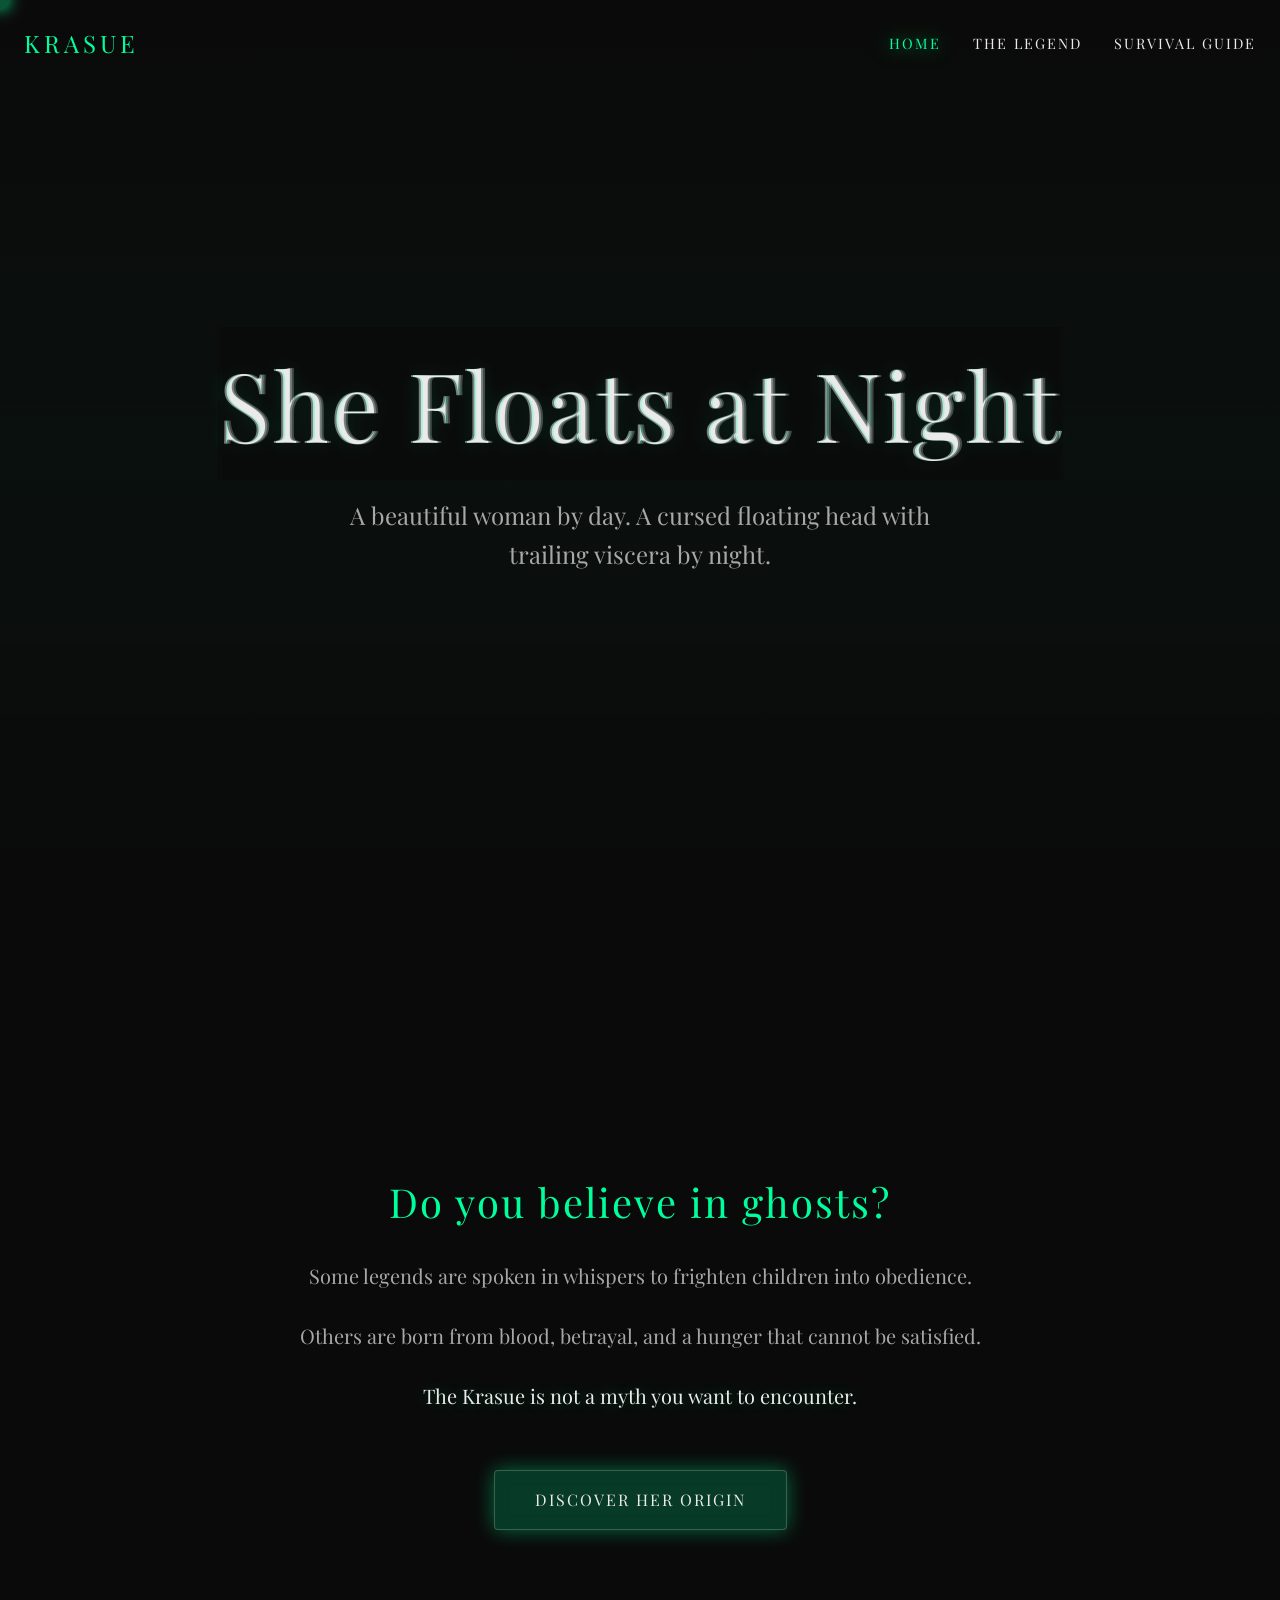
<file: index.html>
<!DOCTYPE html>
<html lang="en">

<head>
  <meta charset="UTF-8">
  <meta name="viewport" content="width=device-width, initial-scale=1.0">
  <title>Krasue: The Floating Curse</title>
  <link rel="preconnect" href="https://fonts.googleapis.com">
  <link rel="preconnect" href="https://fonts.gstatic.com" crossorigin>
  <link
    href="https://fonts.googleapis.com/css2?family=Cinzel:wght@400;700&family=Inter:wght@300;400;600&family=Playfair+Display:ital,wght@0,400;0,700;1,400&display=swap"
    rel="stylesheet">
  <link rel="stylesheet" href="css/main.css">
</head>

<body>

  <nav>
    <a href="index.html" class="logo">KRASUE</a>
    <div class="hamburger">
      <span></span>
      <span></span>
      <span></span>
    </div>
    <ul class="nav-links">
      <li><a href="index.html" class="active">Home</a></li>
      <li><a href="legend.html">The Legend</a></li>
      <li><a href="guide.html">Survival Guide</a></li>
    </ul>
  </nav>

  <section class="hero">
    <div class="fog"></div>
    <h1 class="glitch-text" data-text="She Floats at Night">She Floats at Night</h1>
    <p class="tagline">A beautiful woman by day. A cursed floating head with trailing viscera by night.</p>
  </section>

  <section class="teaser-section">
    <div class="teaser-content">
      <h2 class="reveal delay-1">Do you believe in ghosts?</h2>
      <p class="reveal delay-2">Some legends are spoken in whispers to frighten children into obedience.</p>
      <p class="reveal delay-3">Others are born from blood, betrayal, and a hunger that cannot be satisfied.</p>
      <p class="reveal delay-4 glow-text">The Krasue is not a myth you want to encounter.</p>
      <div class="reveal delay-4">
        <a href="legend.html" class="btn-outline">Discover Her Origin</a>
      </div>
    </div>
  </section>

  <script src="js/main.js"></script>
</body>

</html>
</file>
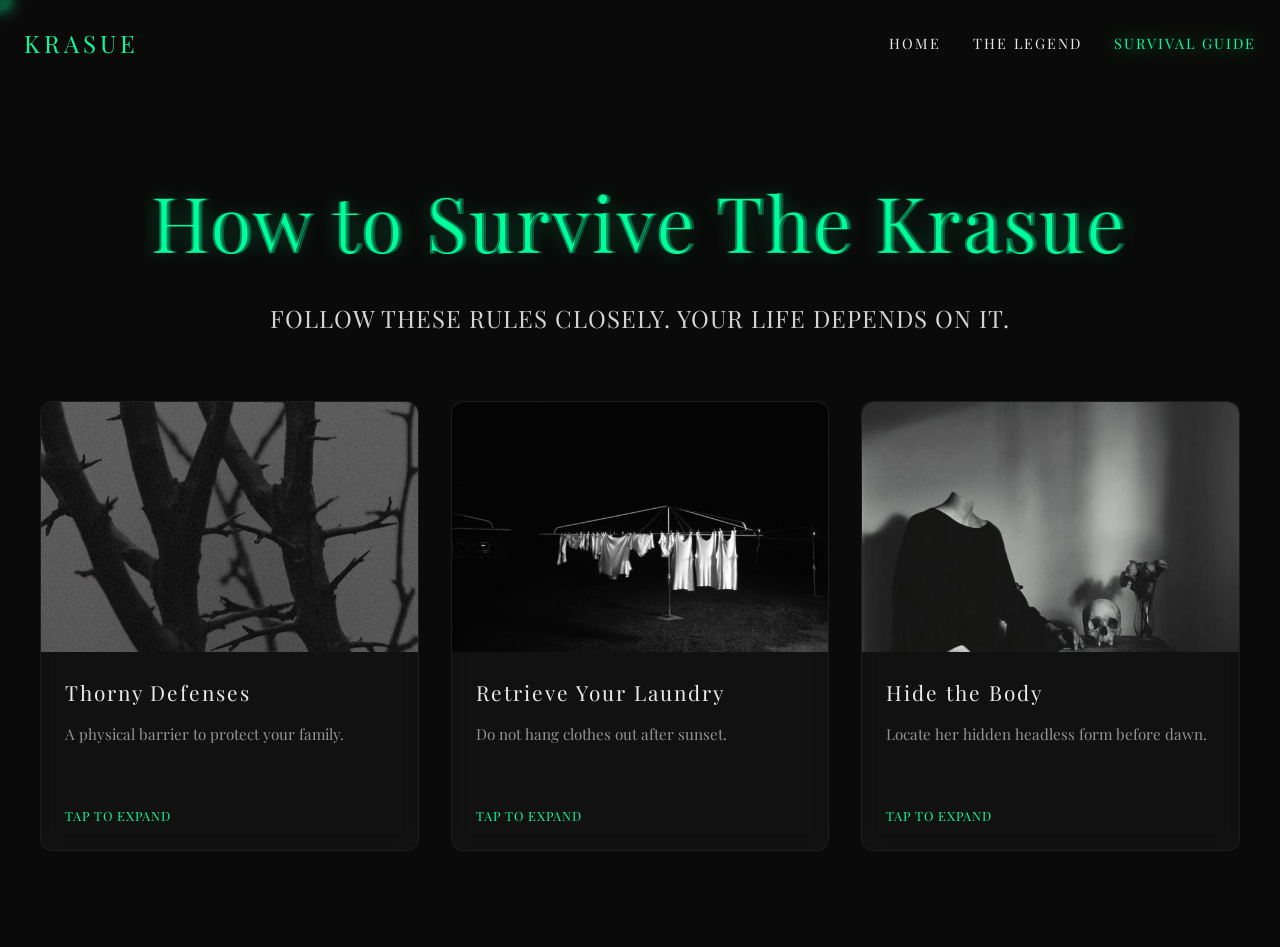
<file: guide.html>
<!DOCTYPE html>
<html lang="en">
<head>
  <meta charset="UTF-8">
  <meta name="viewport" content="width=device-width, initial-scale=1.0">
  <title>Survival Guide | Krasue: The Floating Curse</title>
  <link rel="preconnect" href="https://fonts.googleapis.com">
  <link rel="preconnect" href="https://fonts.gstatic.com" crossorigin>
  <link href="https://fonts.googleapis.com/css2?family=Cinzel:wght@400;700&family=Inter:wght@300;400;600&family=Playfair+Display:ital,wght@0,400;0,700;1,400&display=swap" rel="stylesheet">
  <link rel="stylesheet" href="css/main.css">
</head>
<body>
  
  <nav>
    <a href="index.html" class="logo">KRASUE</a>
    <div class="hamburger">
      <span></span>
      <span></span>
      <span></span>
    </div>
    <ul class="nav-links">
      <li><a href="index.html">Home</a></li>
      <li><a href="legend.html">The Legend</a></li>
      <li><a href="guide.html" class="active">Survival Guide</a></li>
    </ul>
  </nav>

  <section>
    <div class="guide-intro">
      <h2 class="glitch-text" data-text="How to Survive The Krasue">How to Survive The Krasue</h2>
      <p>Follow these rules closely. Your life depends on it.</p>
    </div>
    
    <div class="cards-container reveal">
      
      <div class="survival-card" data-details="The most effective way to repel a Krasue is by scattering thorny branches, like those from a bamboo or jujube tree, around your home and beneath windows. Her dangling intestines will become tangled in the thorns, causing her excruciating pain and preventing her from escaping before sunrise.">
        <div class="card-img-wrapper">
          <img src="img/branches.jpg" alt="Thorny branches">
        </div>
        <div class="card-content">
          <h3>Thorny Defenses</h3>
          <p class="teaser">A physical barrier to protect your family.</p>
          <span class="tap-to-expand">Tap to Expand</span>
        </div>
      </div>

      <div class="survival-card" data-details="Never leave your brightly colored laundry or undergarments hanging outside to dry overnight. The Krasue habitually uses them to wipe her foul, blood-stained mouth after a feeding. This brings misfortune and disease into your home.">
        <div class="card-img-wrapper">
          <img src="img/cloth.jpg" alt="Night laundry">
        </div>
        <div class="card-content">
          <h3>Retrieve Your Laundry</h3>
          <p class="teaser">Do not hang clothes out after sunset.</p>
          <span class="tap-to-expand">Tap to Expand</span>
        </div>
      </div>

      <div class="survival-card" data-details="To permanently destroy a Krasue, you must locate her headless body before she returns from hunting. If you hide or destroy her body, or place it backwards, her head cannot reattach, and she will burn into nothingness at the touch of sunlight.">
        <div class="card-img-wrapper">
          <img src="img/headless.jpg" alt="Dark silhouette body">
        </div>
        <div class="card-content">
          <h3>Hide the Body</h3>
          <p class="teaser">Locate her hidden headless form before dawn.</p>
          <span class="tap-to-expand">Tap to Expand</span>
        </div>
      </div>

    </div>
  </section>

  <!-- Expanded Card  -->
  <div class="modal">
    <div class="modal-content">
      <button class="close-btn">&times;</button>
      <h3></h3>
      <div class="modal-content-details"></div>
    </div>
  </div>

  <script src="js/main.js"></script>
</body>
</html>
</file>
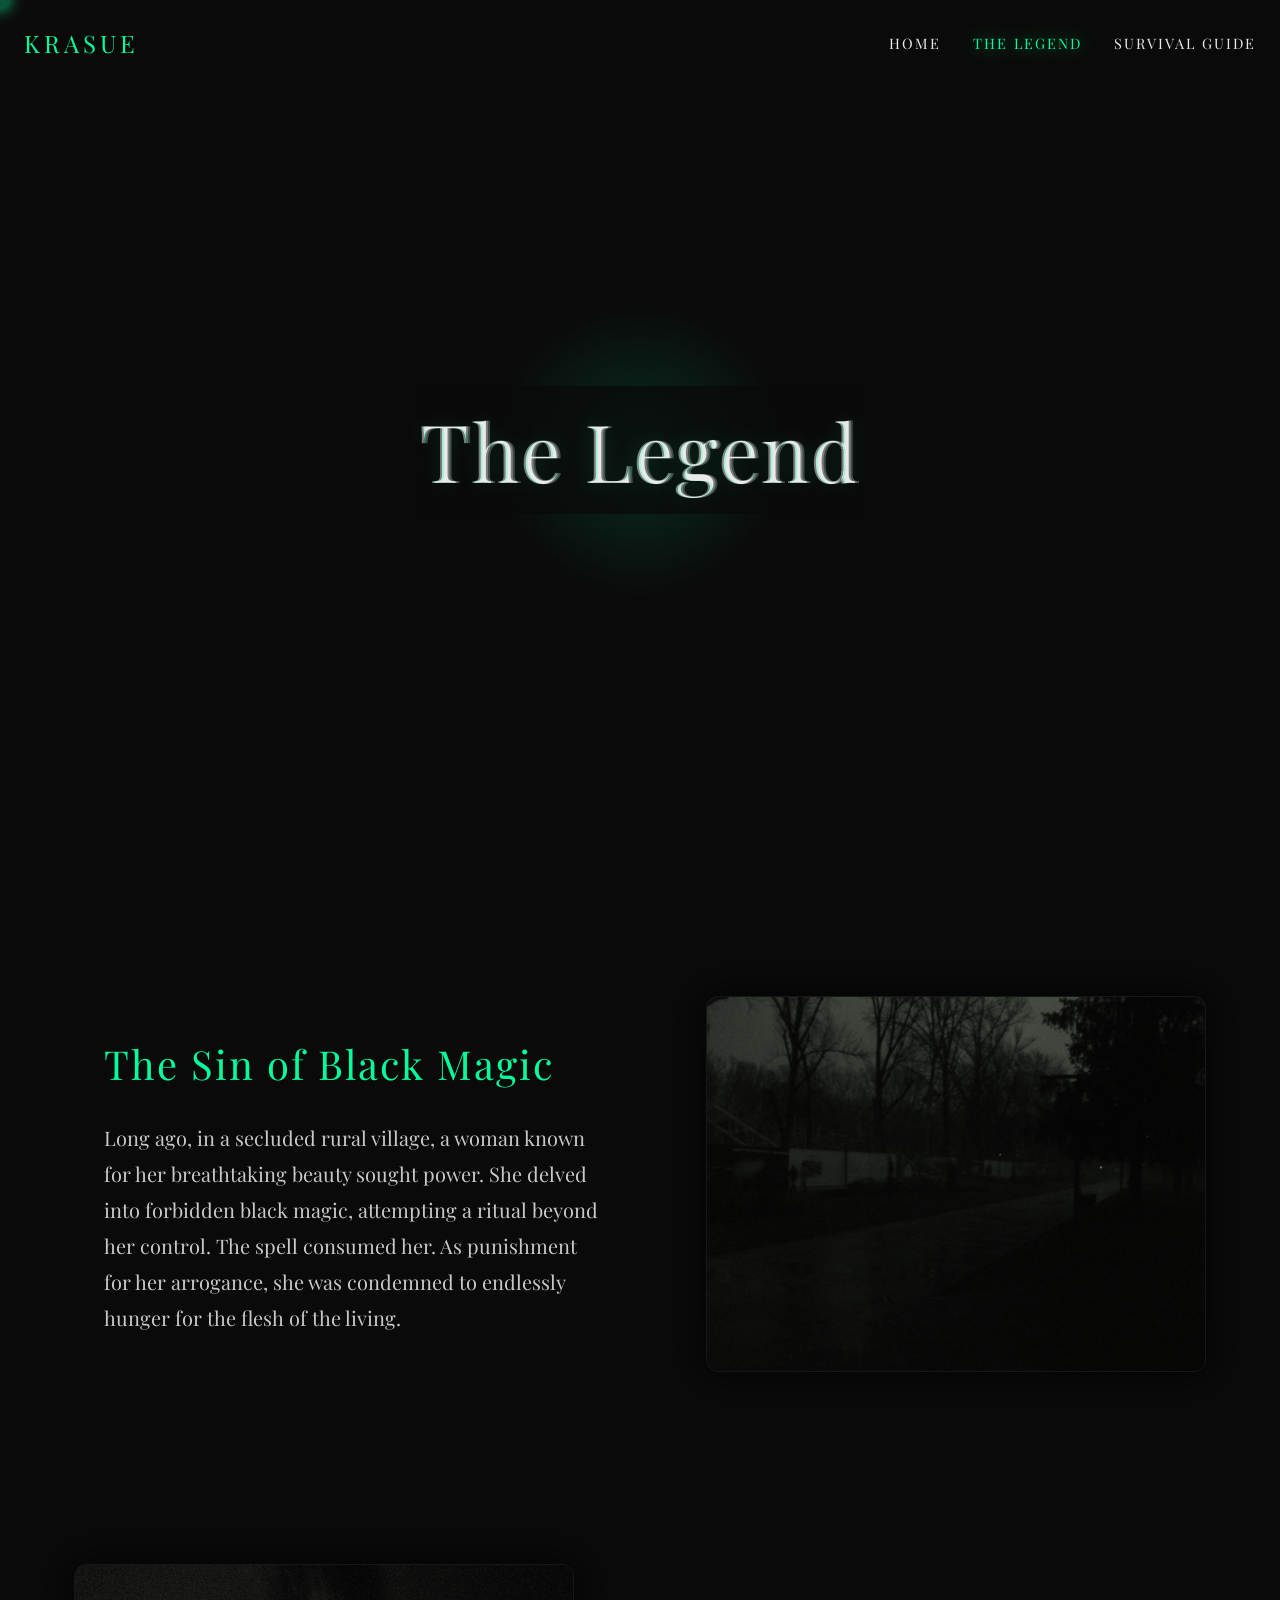
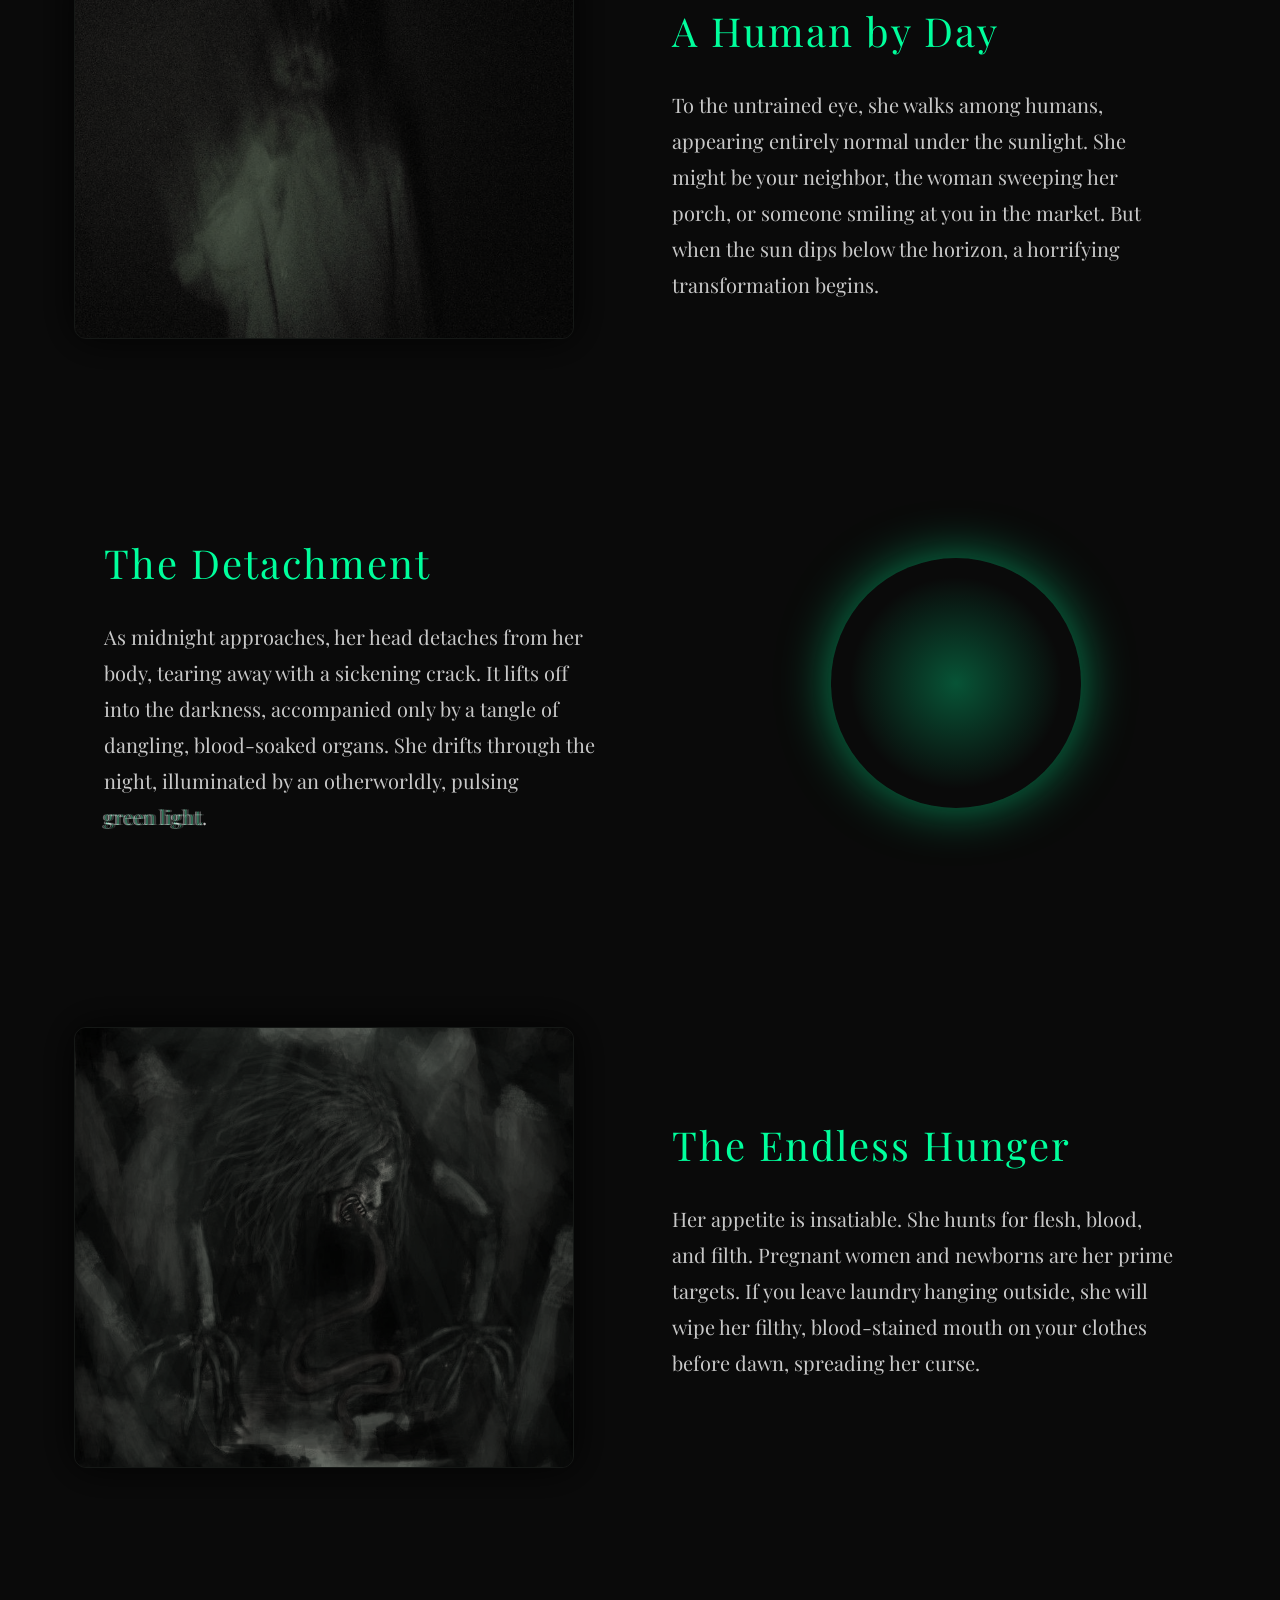
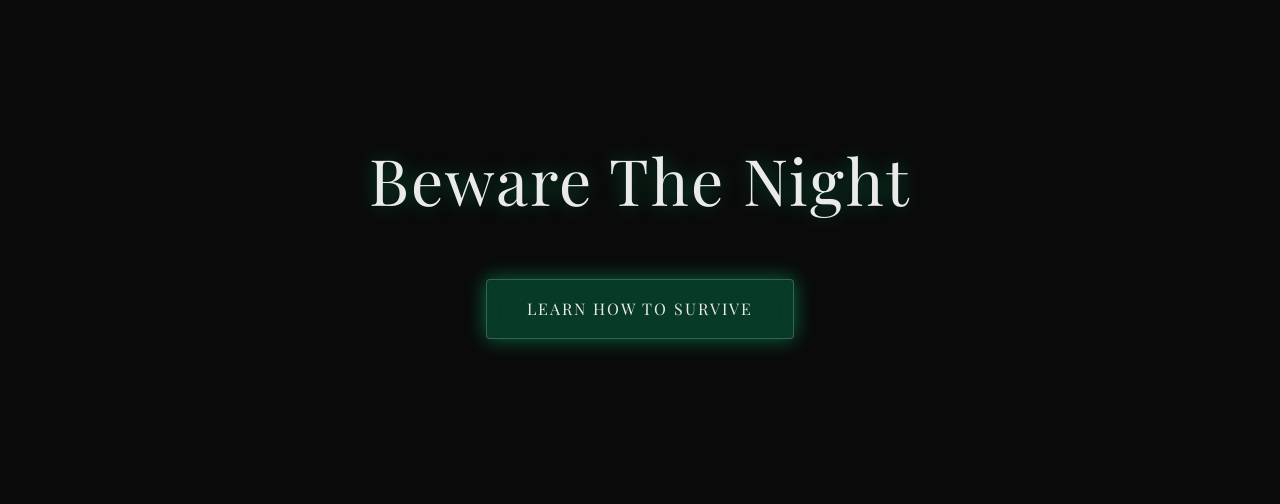
<file: legend.html>
<!DOCTYPE html>
<html lang="en">
<head>
  <meta charset="UTF-8">
  <meta name="viewport" content="width=device-width, initial-scale=1.0">
  <title>The Legend | Krasue: The Floating Curse</title>
  <link rel="preconnect" href="https://fonts.googleapis.com">
  <link rel="preconnect" href="https://fonts.gstatic.com" crossorigin>
  <link href="https://fonts.googleapis.com/css2?family=Cinzel:wght@400;700&family=Inter:wght@300;400;600&family=Playfair+Display:ital,wght@0,400;0,700;1,400&display=swap" rel="stylesheet">
  <link rel="stylesheet" href="css/main.css">
</head>
<body>
  
  <nav>
    <a href="index.html" class="logo">KRASUE</a>
    <div class="hamburger">
      <span></span>
      <span></span>
      <span></span>
    </div>
    <ul class="nav-links">
      <li><a href="index.html">Home</a></li>
      <li><a href="legend.html" class="active">The Legend</a></li>
      <li><a href="guide.html">Survival Guide</a></li>
    </ul>
  </nav>

  <section class="legend-hero">
    <div class="krasue-glow large"></div>
    <h1 class="glitch-text" data-text="The Legend">The Legend</h1>
  </section>

  <section class="legend-narrative">
    <div class="narrative-block">
      <div class="narrative-text reveal delay-1">
        <h2>The Sin of Black Magic</h2>
        <p>Long ago, in a secluded rural village, a woman known for her breathtaking beauty sought power. She delved into forbidden black magic, attempting a ritual beyond her control. The spell consumed her. As punishment for her arrogance, she was condemned to endlessly hunger for the flesh of the living.</p>
      </div>
      <div class="narrative-image reveal delay-3">
        <img src="img/village.jpg" alt="Horror forest at night">
      </div>
    </div>

    <div class="narrative-block reverse">
      <div class="narrative-text reveal delay-1">
        <h2>A Human by Day</h2>
        <p>To the untrained eye, she walks among humans, appearing entirely normal under the sunlight. She might be your neighbor, the woman sweeping her porch, or someone smiling at you in the market. But when the sun dips below the horizon, a horrifying transformation begins.</p>
      </div>
      <div class="narrative-image reveal delay-3">
        <img src="img/woman.jpg" alt="Mysterious woman">
      </div>
    </div>

    <div class="narrative-block">
      <div class="narrative-text reveal delay-1">
        <h2>The Detachment</h2>
        <p>As midnight approaches, her head detaches from her body, tearing away with a sickening crack. It lifts off into the darkness, accompanied only by a tangle of dangling, blood-soaked organs. She drifts through the night, illuminated by an otherworldly, pulsing <span class="glitch-text" data-text="green light">green light</span>.</p>
      </div>
      <div class="narrative-image reveal delay-3">
        <div class="krasue-glow small"></div>
      </div>
    </div>

    <div class="narrative-block reverse">
      <div class="narrative-text reveal delay-1">
        <h2>The Endless Hunger</h2>
        <p>Her appetite is insatiable. She hunts for flesh, blood, and filth. Pregnant women and newborns are her prime targets. If you leave laundry hanging outside, she will wipe her filthy, blood-stained mouth on your clothes before dawn, spreading her curse.</p>
      </div>
      <div class="narrative-image reveal delay-3">
        <img src="img/food.jpg" alt="Creepy clothes hanging">
      </div>
    </div>
  </section>

  <section class="finale">
  <div class="finale-content">
    <h2 class="reveal delay-1">Beware The Night</h2>
    <a href="guide.html" class="btn-outline reveal delay-2">Learn How to Survive</a>
  </div>
</section>

  <script src="js/main.js"></script>
</body>
</html>
</file>
<file: css/main.css>
@keyframes fade-in {
  from {
    opacity: 0;
    transform: translateY(20px);
  }
  to {
    opacity: 1;
    transform: translateY(0);
  }
}
@keyframes float {
  0% {
    transform: translateY(0);
  }
  50% {
    transform: translateY(-20px);
  }
  100% {
    transform: translateY(0);
  }
}
@keyframes pulse {
  0% {
    transform: scale(1);
    opacity: 0.6;
  }
  50% {
    transform: scale(1.3);
    opacity: 1;
  }
  100% {
    transform: scale(1);
    opacity: 0.6;
  }
}
@keyframes flicker {
  0%, 19%, 22%, 63%, 65%, 70%, 100% {
    opacity: 1;
    text-shadow: 0 0 8px rgba(0, 255, 156, 0.6);
  }
  19.5%, 21.9%, 63.5%, 64.9%, 66%, 69% {
    opacity: 0.2;
    text-shadow: none;
  }
}
@keyframes glowPulse {
  0%, 100% {
    box-shadow: 0 0 10px rgba(0, 255, 156, 0.3);
  }
  50% {
    box-shadow: 0 0 35px rgba(0, 255, 156, 0.9);
  }
}
@keyframes glitch-anim {
  0% {
    clip-path: inset(10% 0 80% 0);
  }
  20% {
    clip-path: inset(80% 0 5% 0);
  }
  40% {
    clip-path: inset(40% 0 40% 0);
  }
  60% {
    clip-path: inset(60% 0 10% 0);
  }
  80% {
    clip-path: inset(20% 0 60% 0);
  }
  100% {
    clip-path: inset(0 0 90% 0);
  }
}
@keyframes glitch-trigger {
  0%, 80%, 100% {
    opacity: 0;
  }
  92%, 98% {
    opacity: 0.5;
  }
}
.reveal {
  opacity: 0;
  transform: translateY(50px);
  transition: all 1s ease-in-out;
}
.reveal.active {
  opacity: 1;
  transform: translateY(0);
}

* {
  margin: 0;
  padding: 0;
  box-sizing: border-box;
  cursor: none;
}

body {
  background-color: #0a0a0a;
  color: #eaeaea;
  font-family: "Playfair Display", serif;
  line-height: 1.6;
  overflow-x: hidden;
}

h1,
h2,
h3,
h4,
h5,
h6 {
  font-family: "Playfair Display", serif;
  font-weight: 400;
  letter-spacing: 2px;
}

a {
  color: inherit;
  text-decoration: none;
}

.custom-cursor {
  display: none;
}

@media (min-width: 768px) {
  .custom-cursor {
    display: block;
    position: fixed;
    top: 0;
    left: 0;
    width: 20px;
    height: 20px;
    border-radius: 50%;
    background: rgba(0, 255, 156, 0.3);
    pointer-events: none;
    z-index: 9999;
    transform: translate(-50%, -50%);
    transition: transform 0.1s ease-out;
    mix-blend-mode: screen;
    box-shadow: 0 0 15px rgba(0, 255, 156, 0.8);
  }
  .custom-cursor.hovering {
    transform: translate(-50%, -50%) scale(2);
    background: rgba(0, 255, 156, 0.1);
    box-shadow: 0 0 30px rgb(0, 255, 156);
  }
}
@media (min-width: 768px) {
  * {
    cursor: none;
  }
}
/*Navigation*/
nav {
  position: fixed;
  top: 0;
  width: 100%;
  padding: 1.5rem;
  z-index: 2000;
  display: flex;
  justify-content: space-between;
  align-items: center;
}
nav .logo {
  font-family: "Playfair Display", serif;
  font-size: 24px;
  color: #00ff9c;
  letter-spacing: 4px;
  animation: flicker 4s infinite;
  z-index: 2001;
}
nav .hamburger {
  display: flex;
  flex-direction: column;
  gap: 5px;
  z-index: 2001;
}
nav .hamburger span {
  width: 30px;
  height: 2px;
  background-color: #00ff9c;
  transition: all 0.3s ease;
}
nav .hamburger.active span:nth-child(1) {
  transform: translateY(7px) rotate(45deg);
}
nav .hamburger.active span:nth-child(2) {
  opacity: 0;
}
nav .hamburger.active span:nth-child(3) {
  transform: translateY(-7px) rotate(-45deg);
}
nav .nav-links {
  position: fixed;
  top: 0;
  left: 0;
  width: 100%;
  height: 100vh;
  background: rgba(10, 10, 10, 0.98);
  display: flex;
  flex-direction: column;
  justify-content: center;
  align-items: center;
  gap: 2rem;
  transform: translateY(-100%);
  transition: transform 0.5s ease-in-out;
  list-style: none;
  z-index: 2000;
  pointer-events: none;
}
nav .nav-links.active {
  transform: translateY(0);
  pointer-events: auto;
}
nav .nav-links a {
  font-size: 24px;
  text-transform: uppercase;
  letter-spacing: 4px;
  transition: color 0.4s ease;
}
nav .nav-links a.active {
  color: #00ff9c;
  text-shadow: 0 0 20px rgba(0, 255, 156, 0.8);
}
@media (min-width: 768px) {
  nav .hamburger {
    display: none;
  }
  nav .nav-links,
  nav .nav-links.active {
    position: static;
    height: auto;
    width: auto;
    background: transparent;
    flex-direction: row;
    transform: translateY(0);
    gap: 2rem;
    pointer-events: auto;
  }
  nav .nav-links a,
  nav .nav-links.active a {
    font-size: 0.9rem;
    letter-spacing: 2px;
  }
  nav .nav-links a:hover, nav .nav-links a.active,
  nav .nav-links.active a:hover,
  nav .nav-links.active a.active {
    color: #00ff9c;
    text-shadow: 0 0 20px rgba(0, 255, 156, 0.8);
  }
}

/*Sections - Base*/
section {
  min-height: 100vh;
  padding: 6rem 1.5rem 3rem;
  display: flex;
  flex-direction: column;
  justify-content: center;
  position: relative;
}
@media (min-width: 768px) {
  section {
    padding: 6rem 2rem;
  }
}

/*Home Page*/
.hero {
  height: 100vh;
  display: flex;
  justify-content: center;
  align-items: center;
  flex-direction: column;
  text-align: center;
  position: relative;
  overflow: hidden;
  padding: 3rem;
}
.hero .fog {
  position: absolute;
  top: 0;
  left: 0;
  width: 200%;
  height: 100%;
  background: linear-gradient(0deg, rgba(10, 10, 10, 0) 0%, rgba(0, 255, 156, 0.03) 50%, rgba(10, 10, 10, 0) 100%);
  opacity: 0.8;
  animation: float 10s infinite linear alternate, flicker 8s infinite alternate;
  pointer-events: none;
}
.hero h1 {
  font-size: clamp(2.5rem, 8vw, 6rem);
  color: #eaeaea;
  margin-bottom: 1rem;
  opacity: 0;
  animation: fade-in 2s ease-in-out forwards 0.5s;
  text-shadow: 0 0 20px rgba(0, 255, 156, 0.2);
  z-index: 10;
}
.hero .tagline {
  font-size: clamp(1rem, 3vw, 1.5rem);
  color: rgba(234, 234, 234, 0.7);
  max-width: 600px;
  opacity: 0;
  animation: fade-in 2s ease-in-out forwards 1.5s;
  z-index: 10;
}

/*Teaser Section*/
.teaser-section {
  text-align: center;
  position: relative;
  z-index: 10;
}
.teaser-section .teaser-content {
  max-width: 800px;
  margin: 0 auto;
  padding: 0 2rem;
  display: flex;
  flex-direction: column;
  gap: 1.5rem;
}
.teaser-section .teaser-content h2 {
  font-size: clamp(2rem, 5vw, 2.5rem);
  color: #00ff9c;
}
.teaser-section .teaser-content p {
  font-size: clamp(1rem, 3vw, 1.25rem);
  color: rgba(234, 234, 234, 0.7);
  line-height: 1.8;
}
.teaser-section .teaser-content .glow-text {
  color: #eaeaea;
  text-shadow: 0 0 15px rgba(0, 255, 156, 0.3);
}

.btn-outline {
  margin-top: 2rem;
  display: inline-block;
  padding: 1rem 2rem;
  font-size: 0.9rem;
  font-weight: 400;
  color: #eaeaea;
  font-family: "Playfair Display", serif;
  text-transform: uppercase;
  letter-spacing: 2px;
  border-radius: 4px;
  transition: all 0.4s ease;
  background: rgba(0, 255, 156, 0.2);
  backdrop-filter: blur(10px);
  border: 1px solid rgba(255, 255, 255, 0.2);
  box-shadow: 0 0 20px rgba(0, 255, 156, 0.4);
  animation: glowPulse 2.5s ease-in-out infinite;
}
@media (min-width: 768px) {
  .btn-outline {
    padding: 1rem 2.5rem;
    font-size: 1rem;
  }
}
.btn-outline:hover {
  animation: none;
  box-shadow: 0 0 20px rgba(0, 255, 156, 0.4);
  color: #00ff9c;
  background-color: #0a0a0a;
  cursor: none;
}

.legend-hero {
  height: 60vh;
  display: flex;
  justify-content: center;
  align-items: center;
  flex-direction: column;
  position: relative;
  overflow: hidden;
  text-align: center;
  padding: 2rem;
}
.legend-hero .krasue-glow.large {
  animation: float 6s infinite ease-in-out, pulse 4s ease-in-out infinite;
  position: absolute;
  width: 300px;
  height: 300px;
  background: radial-gradient(circle, rgba(0, 255, 156, 0.15) 0%, transparent 70%);
  border-radius: 50%;
  pointer-events: none;
}
.legend-hero h1 {
  opacity: 0;
  animation: fade-in 2s ease-in-out forwards 0.5s;
  font-size: clamp(3rem, 8vw, 5rem);
  text-shadow: 0 0 20px rgba(0, 255, 156, 0.2);
  z-index: 10;
}

.legend-narrative {
  padding: 4rem 2.5rem;
  max-width: 1200px;
  margin: 0 auto;
  display: flex;
  flex-direction: column;
  gap: 6rem;
}
@media (min-width: 768px) {
  .legend-narrative {
    padding: 6rem 2rem;
    gap: 12rem;
  }
}

.narrative-block {
  display: flex;
  flex-direction: column;
  gap: 2rem;
  align-items: center;
}
.narrative-block .narrative-text {
  flex: 1;
}
.narrative-block .narrative-text h2 {
  font-size: clamp(2rem, 4vw, 2.5rem);
  color: #00ff9c;
  margin-bottom: 1.5rem;
}
.narrative-block .narrative-text p {
  font-size: clamp(1rem, 2vw, 1.25rem);
  color: rgba(234, 234, 234, 0.85);
  line-height: 1.8;
}
.narrative-block .narrative-image {
  flex: 1;
  display: flex;
  justify-content: center;
  position: relative;
  width: 100%;
}
.narrative-block .narrative-image img {
  width: 100%;
  max-width: 500px;
  height: auto;
  border-radius: 12px;
  box-shadow: 0 0 40px rgba(0, 0, 0, 0.9);
  border: 1px solid rgba(0, 255, 156, 0.1);
  transition: all 0.5s ease;
}
.narrative-block .narrative-image .krasue-glow.small {
  width: 150px;
  height: 150px;
  background: radial-gradient(circle, rgba(0, 255, 156, 0.3) 0%, transparent 60%);
  border-radius: 50%;
  animation: float 4s infinite ease-in-out;
  box-shadow: 0 0 50px rgba(0, 255, 156, 0.5);
  margin-top: 2rem;
}
@media (min-width: 768px) {
  .narrative-block .narrative-image .krasue-glow.small {
    margin-top: 0;
    width: 250px;
    height: 250px;
  }
}
@media (min-width: 768px) {
  .narrative-block {
    flex-direction: row;
    gap: 4rem;
    text-align: left;
  }
  .narrative-block.reverse {
    flex-direction: row-reverse;
  }
  .narrative-block .narrative-text {
    padding: 0 2rem;
  }
  .narrative-block img {
    filter: grayscale(80%) sepia(20%) brightness(0.7);
  }
  .narrative-block img:hover {
    filter: grayscale(10%) sepia(0%) brightness(1);
    box-shadow: 0 0 30px rgba(0, 255, 156, 0.3);
    transform: scale(1.02);
  }
}

.finale {
  min-height: 60vh;
}
.finale .finale-content {
  text-align: center;
  max-width: 800px;
  margin: 0 auto;
  padding: 2rem;
}
.finale h2 {
  font-size: clamp(2.5rem, 6vw, 4rem);
  margin-bottom: 1rem;
  text-shadow: 0 0 20px rgba(0, 255, 156, 0.3);
}

.guide-intro {
  text-align: center;
  margin-top: 4rem;
  margin-bottom: 4rem;
  max-width: 1200px;
  margin-left: auto;
  margin-right: auto;
}
.guide-intro h2 {
  opacity: 0;
  font-size: clamp(3rem, 6vw, 5rem);
  text-shadow: 0 0 20px rgba(0, 255, 156, 0.4);
  margin-bottom: 1rem;
  color: #00ff9c;
  animation: fade-in 2s ease-in-out forwards 0.5s;
}
.guide-intro p {
  opacity: 0;
  font-size: clamp(1.2rem, 3vw, 1.5rem);
  color: rgba(234, 234, 234, 0.9);
  letter-spacing: 1px;
  text-transform: uppercase;
  animation: fade-in 2s ease-in-out forwards 1s;
}

/*Survival Guide Page*/
.cards-container {
  display: grid;
  padding: 0 1.2rem;
  grid-template-columns: 1fr;
  gap: 2rem;
  width: 100%;
  max-width: 1200px;
  margin: 0 auto;
}
@media (min-width: 768px) {
  .cards-container {
    grid-template-columns: repeat(3, 1fr);
    gap: 2rem;
    padding: 0;
  }
}

.survival-card {
  background: rgba(255, 255, 255, 0.03);
  backdrop-filter: blur(10px);
  border: 1px solid rgba(255, 255, 255, 0.05);
  border-radius: 12px;
  position: relative;
  overflow: hidden;
  transition: all 0.5s ease;
  height: auto;
  min-height: 450px;
  display: flex;
  flex-direction: column;
}
.survival-card .card-img-wrapper {
  width: 100%;
  height: 250px;
  overflow: hidden;
  position: relative;
}
.survival-card .card-img-wrapper img {
  width: 100%;
  height: 100%;
  object-fit: cover;
  filter: grayscale(80%) hue-rotate(80deg);
  transition: transform 0.6s ease, filter 0.6s ease;
  border-radius: 12px 12px 0 0;
}
.survival-card .card-content {
  padding: 1.5rem;
  display: flex;
  flex-direction: column;
  flex: 1;
  position: relative;
  z-index: 2;
}
.survival-card::before {
  content: "";
  position: absolute;
  top: 0;
  left: 0;
  width: 100%;
  height: 100%;
  background: radial-gradient(circle at center, rgba(0, 255, 156, 0.1) 0%, transparent 70%);
  opacity: 0;
  transition: opacity 0.5s ease;
  z-index: 1;
  pointer-events: none;
}
.survival-card:hover {
  transform: translateY(-5px);
  border-color: rgba(0, 255, 156, 0.8);
  box-shadow: 0 10px 30px rgba(0, 0, 0, 0.5), 0 0 20px rgba(0, 255, 156, 0.1);
}
.survival-card:hover::before {
  opacity: 1;
}
.survival-card:hover h3 {
  color: #00ff9c;
}
.survival-card:hover .card-img-wrapper img {
  transform: scale(1.1);
  filter: grayscale(20%) hue-rotate(0deg);
}
.survival-card h3 {
  font-size: 1.3rem;
  margin-bottom: 0.8rem;
  position: relative;
  transition: color 0.3s;
}
.survival-card .teaser {
  position: relative;
  color: rgba(234, 234, 234, 0.6);
  font-size: 0.95rem;
  margin-bottom: auto;
}
.survival-card .tap-to-expand {
  display: block;
  margin-top: 1.5rem;
  font-size: 0.8rem;
  color: #00ff9c;
  text-transform: uppercase;
  letter-spacing: 1px;
}

/*Expanded Card*/
.modal {
  position: fixed;
  inset: 0;
  background: rgba(10, 10, 10, 0.95);
  backdrop-filter: blur(5px);
  z-index: 3000;
  display: flex;
  justify-content: center;
  align-items: center;
  opacity: 0;
  pointer-events: none;
  transition: opacity 0.4s ease;
  padding: 1rem 2rem;
}
.modal.active {
  opacity: 1;
  pointer-events: auto;
}
.modal .modal-content {
  max-width: 600px;
  width: 100%;
  background: rgba(20, 20, 20, 0.9);
  border: 1px solid rgba(0, 255, 156, 0.3);
  padding: 2.5rem 1.5rem;
  border-radius: 12px;
  position: relative;
  transform: translateY(30px);
  transition: transform 0.5s cubic-bezier(0.16, 1, 0.3, 1);
  text-align: left;
}
@media (min-width: 768px) {
  .modal .modal-content {
    padding: 3rem;
    transform: translateY(50px);
  }
}
.modal .modal-content h3 {
  color: #00ff9c;
  font-size: clamp(1.5rem, 5vw, 2rem);
  margin-bottom: 1rem;
}
.modal .modal-content p {
  color: #eaeaea;
  font-size: clamp(1rem, 3vw, 1.1rem);
  line-height: 1.6;
}
@media (min-width: 768px) {
  .modal {
    padding: 2rem;
  }
}
.modal.active .modal-content {
  transform: translateY(0);
}
.modal .close-btn {
  position: absolute;
  top: 1rem;
  right: 1.2rem;
  background: none;
  border: none;
  color: #eaeaea;
  font-size: 2rem;
  transition: color 0.3s;
}
.modal .close-btn:hover {
  color: #00ff9c;
}

.glitch-text {
  position: relative;
  display: inline-block;
}
.glitch-text::before, .glitch-text::after {
  content: attr(data-text);
  position: absolute;
  top: 0;
  left: 0;
  width: 100%;
  height: 100%;
  background: #0a0a0a;
  opacity: 0.5;
  animation: glitch-anim 0.3s infinite, glitch-trigger 2s infinite;
}
.glitch-text::before {
  left: 2px;
  text-shadow: -2px 0 #00ff9c;
}
.glitch-text::after {
  left: -2px;
  animation-direction: reverse;
}
</file>
